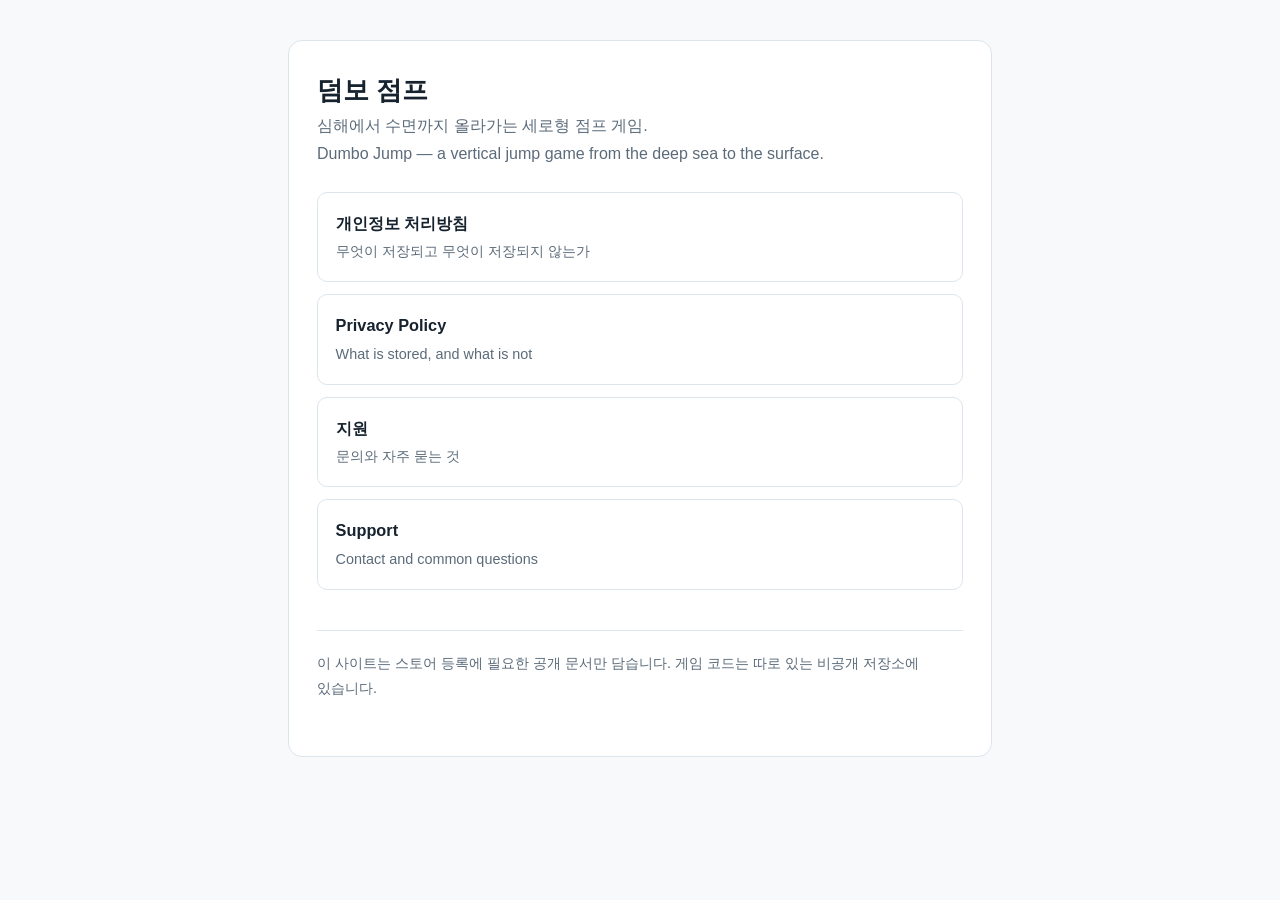
<file: index.html>
<!doctype html>
<html lang="ko">
<head>
<meta charset="utf-8">
<meta name="viewport" content="width=device-width, initial-scale=1">
<title>덤보 점프</title>
<link rel="stylesheet" href="style.css">
</head>
<body>
<main>
  <h1>덤보 점프</h1>
  <p class="lede">심해에서 수면까지 올라가는 세로형 점프 게임.<br>
  Dumbo Jump — a vertical jump game from the deep sea to the surface.</p>

  <div class="cards">
    <a class="card" href="privacy/"><b>개인정보 처리방침</b><span>무엇이 저장되고 무엇이 저장되지 않는가</span></a>
    <a class="card" href="privacy/en/"><b>Privacy Policy</b><span>What is stored, and what is not</span></a>
    <a class="card" href="support/"><b>지원</b><span>문의와 자주 묻는 것</span></a>
    <a class="card" href="support/en/"><b>Support</b><span>Contact and common questions</span></a>
  </div>

  <p class="note">이 사이트는 스토어 등록에 필요한 공개 문서만 담습니다.
  게임 코드는 따로 있는 비공개 저장소에 있습니다.</p>
</main>
</body>
</html>
</file>
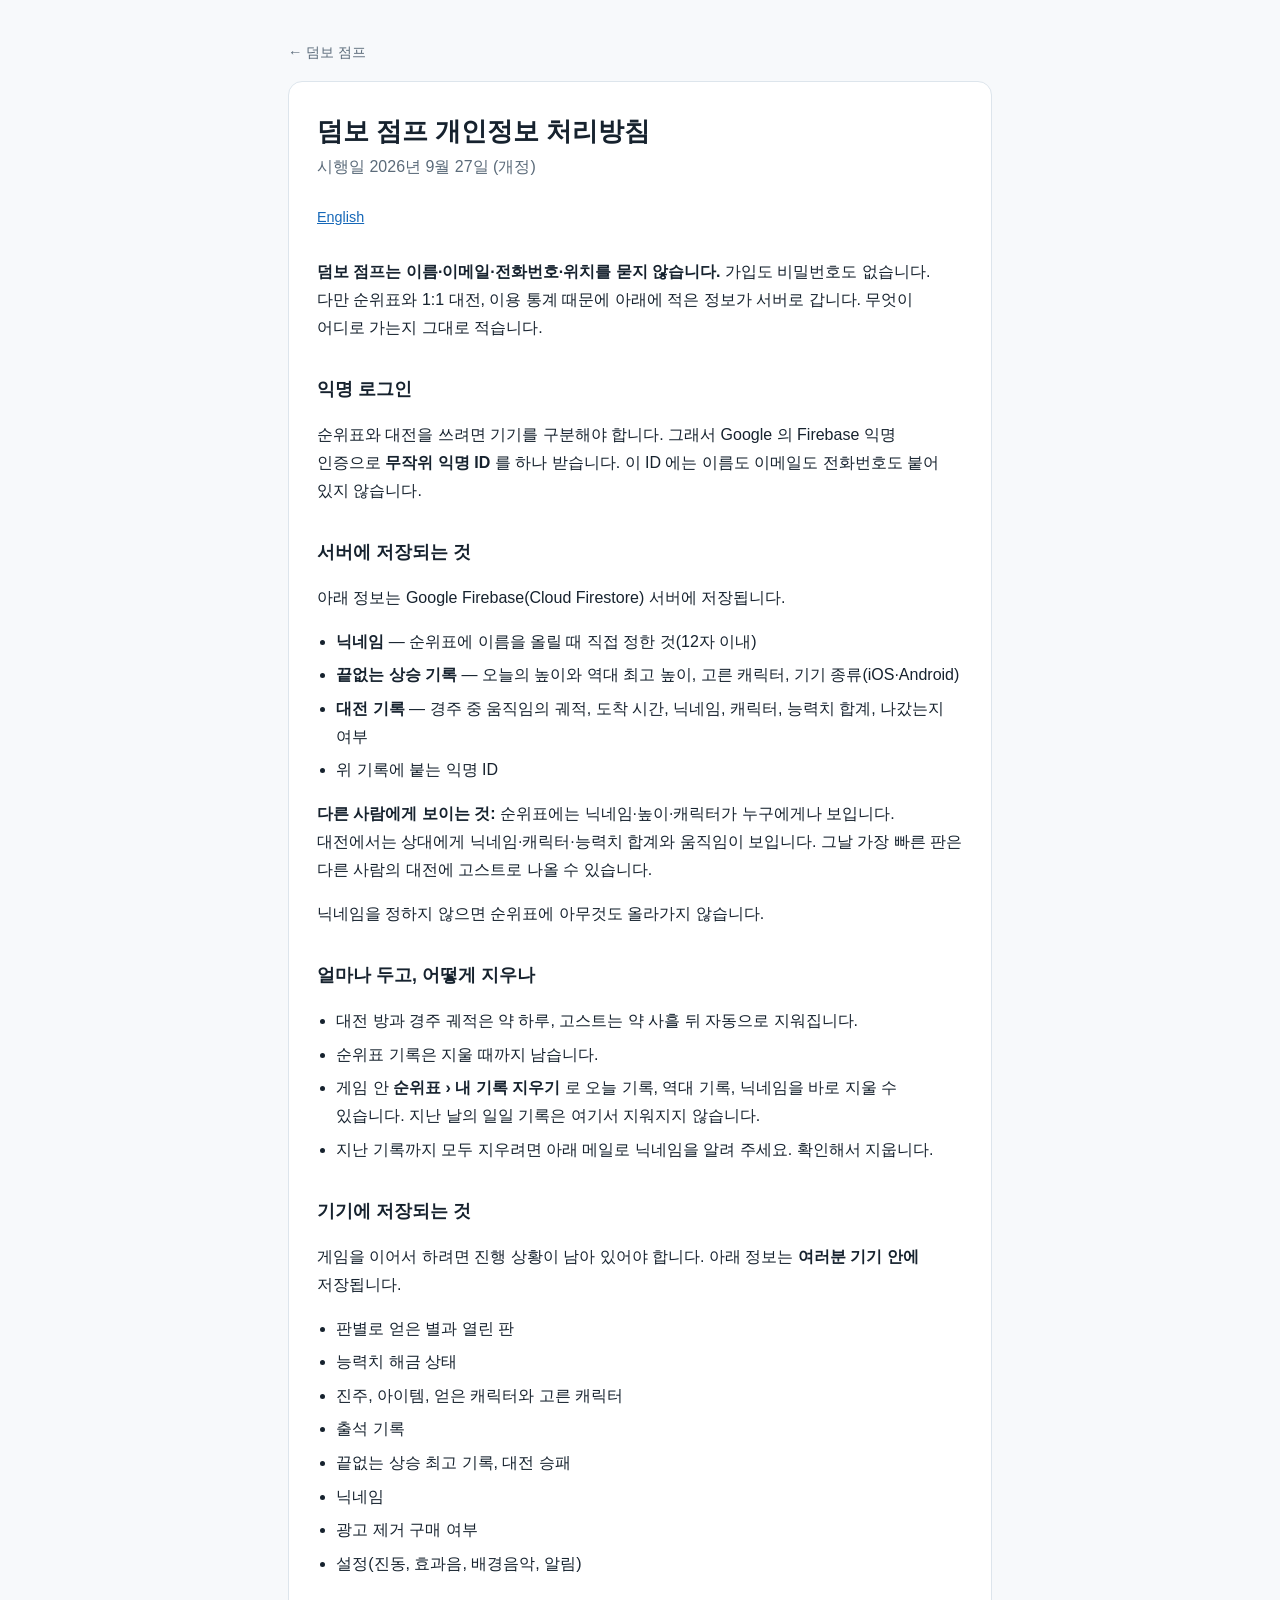
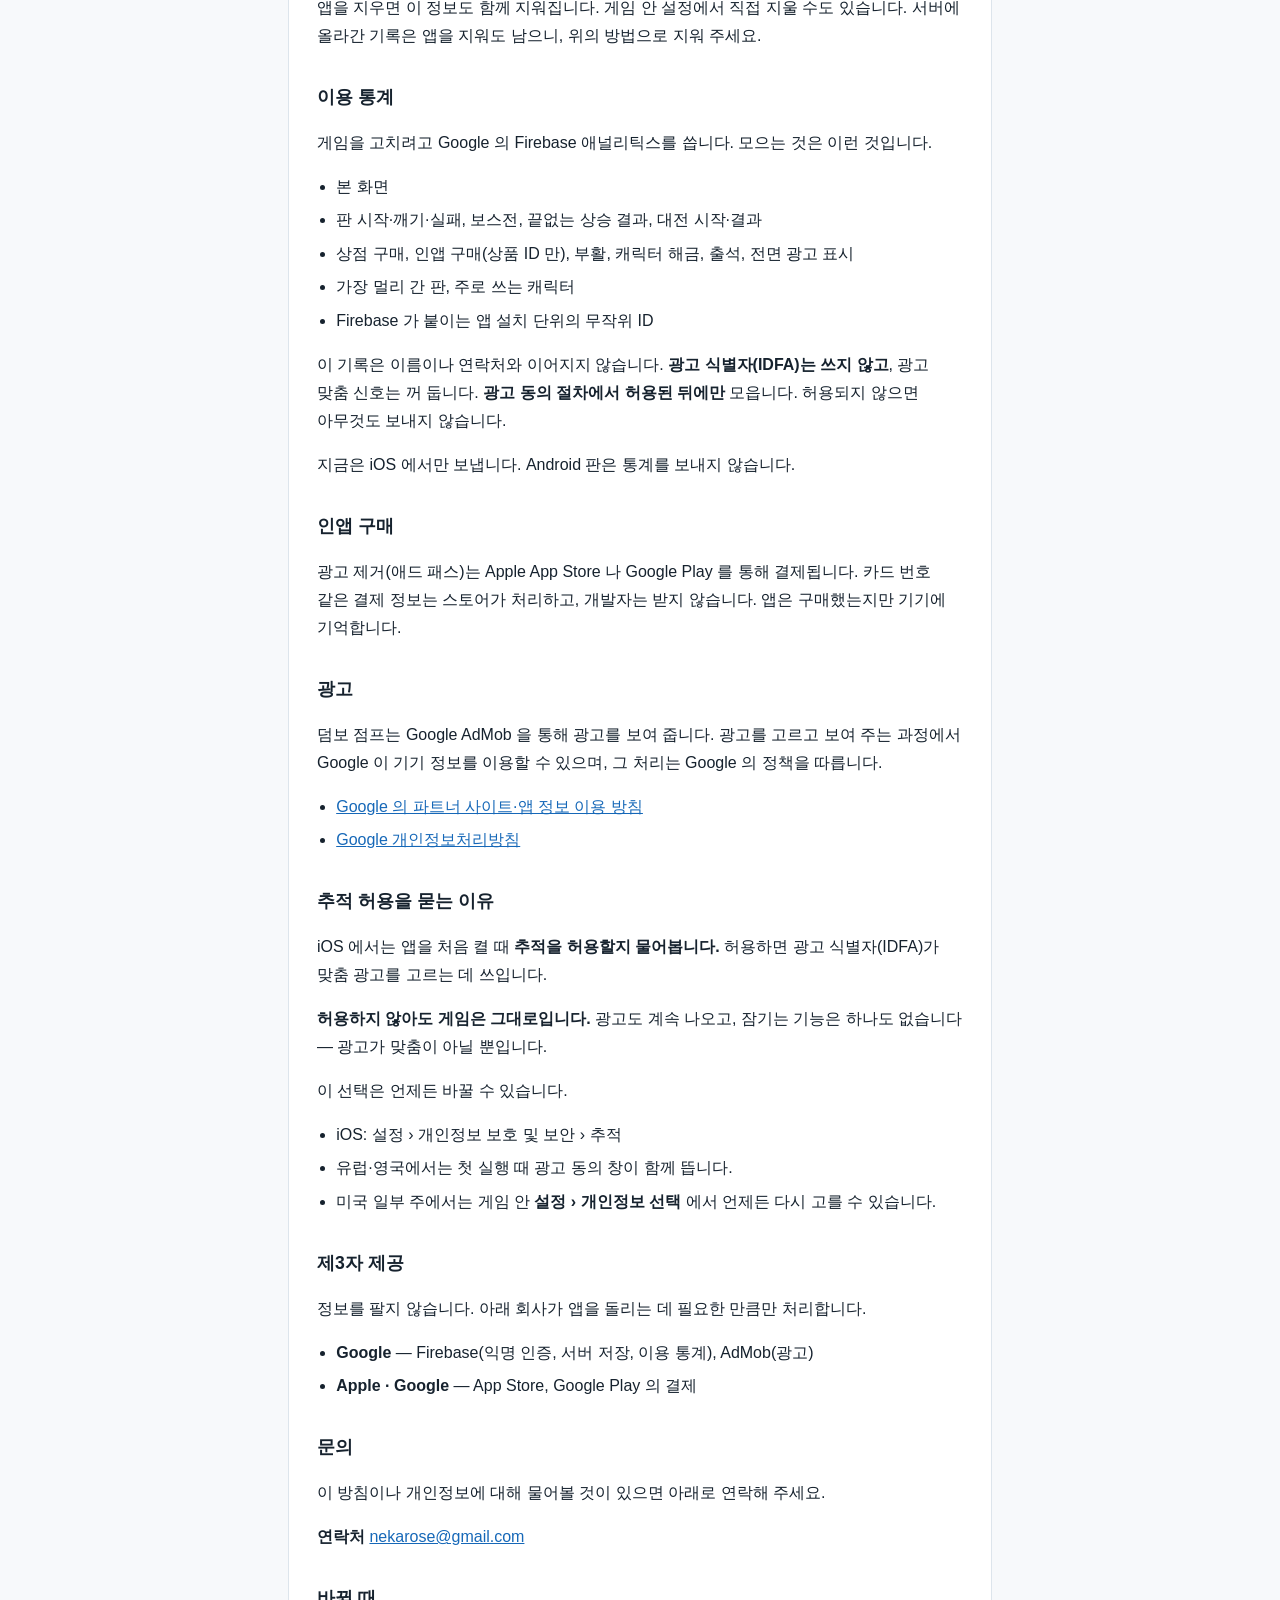
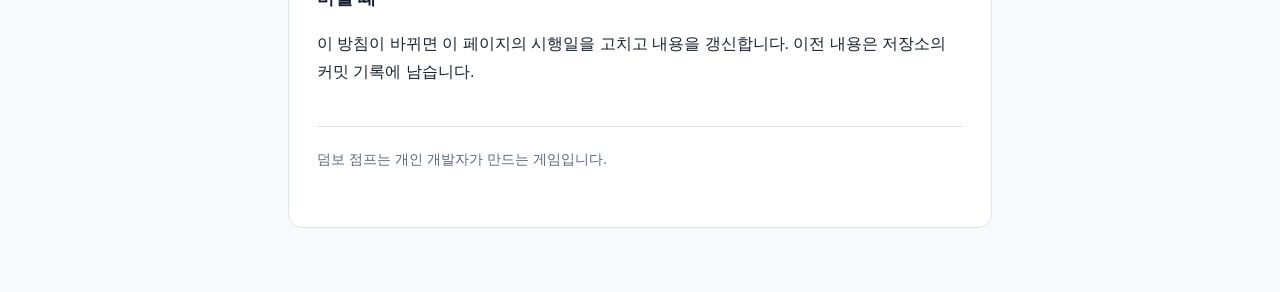
<file: privacy/index.html>
<!doctype html>
<html lang="ko">
<head>
<meta charset="utf-8">
<meta name="viewport" content="width=device-width, initial-scale=1">
<title>덤보 점프 개인정보 처리방침</title>
<link rel="stylesheet" href="../style.css">
</head>
<body>
<nav class="home"><a href="../">← 덤보 점프</a></nav>
<main>
  <h1>덤보 점프 개인정보 처리방침</h1>
  <p class="lede">시행일 2026년 9월 27일 (개정)</p>
  <p class="lang"><a href="en/">English</a></p>

  <p><b>덤보 점프는 이름·이메일·전화번호·위치를 묻지 않습니다.</b> 가입도
  비밀번호도 없습니다. 다만 순위표와 1:1 대전, 이용 통계 때문에 아래에 적은
  정보가 서버로 갑니다. 무엇이 어디로 가는지 그대로 적습니다.</p>

  <h2>익명 로그인</h2>
  <p>순위표와 대전을 쓰려면 기기를 구분해야 합니다. 그래서 Google 의
  Firebase 익명 인증으로 <b>무작위 익명 ID</b> 를 하나 받습니다. 이 ID 에는
  이름도 이메일도 전화번호도 붙어 있지 않습니다.</p>

  <h2>서버에 저장되는 것</h2>
  <p>아래 정보는 Google Firebase(Cloud Firestore) 서버에 저장됩니다.</p>
  <ul>
    <li><b>닉네임</b> — 순위표에 이름을 올릴 때 직접 정한 것(12자 이내)</li>
    <li><b>끝없는 상승 기록</b> — 오늘의 높이와 역대 최고 높이, 고른 캐릭터,
    기기 종류(iOS·Android)</li>
    <li><b>대전 기록</b> — 경주 중 움직임의 궤적, 도착 시간, 닉네임, 캐릭터,
    능력치 합계, 나갔는지 여부</li>
    <li>위 기록에 붙는 익명 ID</li>
  </ul>
  <p><b>다른 사람에게 보이는 것:</b> 순위표에는 닉네임·높이·캐릭터가 누구에게나
  보입니다. 대전에서는 상대에게 닉네임·캐릭터·능력치 합계와 움직임이
  보입니다. 그날 가장 빠른 판은 다른 사람의 대전에 고스트로 나올 수
  있습니다.</p>
  <p>닉네임을 정하지 않으면 순위표에 아무것도 올라가지 않습니다.</p>

  <h2>얼마나 두고, 어떻게 지우나</h2>
  <ul>
    <li>대전 방과 경주 궤적은 약 하루, 고스트는 약 사흘 뒤 자동으로
    지워집니다.</li>
    <li>순위표 기록은 지울 때까지 남습니다.</li>
    <li>게임 안 <b>순위표 › 내 기록 지우기</b> 로 오늘 기록, 역대 기록,
    닉네임을 바로 지울 수 있습니다. 지난 날의 일일 기록은 여기서 지워지지
    않습니다.</li>
    <li>지난 기록까지 모두 지우려면 아래 메일로 닉네임을 알려 주세요.
    확인해서 지웁니다.</li>
  </ul>

  <h2>기기에 저장되는 것</h2>
  <p>게임을 이어서 하려면 진행 상황이 남아 있어야 합니다. 아래 정보는
  <b>여러분 기기 안에</b> 저장됩니다.</p>
  <ul>
    <li>판별로 얻은 별과 열린 판</li>
    <li>능력치 해금 상태</li>
    <li>진주, 아이템, 얻은 캐릭터와 고른 캐릭터</li>
    <li>출석 기록</li>
    <li>끝없는 상승 최고 기록, 대전 승패</li>
    <li>닉네임</li>
    <li>광고 제거 구매 여부</li>
    <li>설정(진동, 효과음, 배경음악, 알림)</li>
  </ul>
  <p>앱을 지우면 이 정보도 함께 지워집니다. 게임 안 설정에서 직접 지울
  수도 있습니다. 서버에 올라간 기록은 앱을 지워도 남으니, 위의
  방법으로 지워 주세요.</p>

  <h2>이용 통계</h2>
  <p>게임을 고치려고 Google 의 Firebase 애널리틱스를 씁니다. 모으는 것은
  이런 것입니다.</p>
  <ul>
    <li>본 화면</li>
    <li>판 시작·깨기·실패, 보스전, 끝없는 상승 결과, 대전 시작·결과</li>
    <li>상점 구매, 인앱 구매(상품 ID 만), 부활, 캐릭터 해금, 출석, 전면 광고 표시</li>
    <li>가장 멀리 간 판, 주로 쓰는 캐릭터</li>
    <li>Firebase 가 붙이는 앱 설치 단위의 무작위 ID</li>
  </ul>
  <p>이 기록은 이름이나 연락처와 이어지지 않습니다. <b>광고 식별자(IDFA)는
  쓰지 않고</b>, 광고 맞춤 신호는 꺼 둡니다. <b>광고 동의 절차에서 허용된
  뒤에만</b> 모읍니다. 허용되지 않으면 아무것도 보내지 않습니다.</p>
  <p>지금은 iOS 에서만 보냅니다. Android 판은 통계를 보내지 않습니다.</p>

  <h2>인앱 구매</h2>
  <p>광고 제거(애드 패스)는 Apple App Store 나 Google Play 를 통해
  결제됩니다. 카드 번호 같은 결제 정보는 스토어가 처리하고, 개발자는 받지
  않습니다. 앱은 구매했는지만 기기에 기억합니다.</p>

  <h2>광고</h2>
  <p>덤보 점프는 Google AdMob 을 통해 광고를 보여 줍니다. 광고를 고르고
  보여 주는 과정에서 Google 이 기기 정보를 이용할 수 있으며, 그 처리는
  Google 의 정책을 따릅니다.</p>
  <ul>
    <li><a href="https://policies.google.com/technologies/partner-sites" rel="noopener">Google 의 파트너 사이트·앱 정보 이용 방침</a></li>
    <li><a href="https://policies.google.com/privacy" rel="noopener">Google 개인정보처리방침</a></li>
  </ul>
  <h2>추적 허용을 묻는 이유</h2>
  <p>iOS 에서는 앱을 처음 켤 때 <b>추적을 허용할지 물어봅니다.</b> 허용하면
  광고 식별자(IDFA)가 맞춤 광고를 고르는 데 쓰입니다.</p>
  <p><b>허용하지 않아도 게임은 그대로입니다.</b> 광고도 계속 나오고,
  잠기는 기능은 하나도 없습니다 — 광고가 맞춤이 아닐 뿐입니다.</p>
  <p>이 선택은 언제든 바꿀 수 있습니다.</p>
  <ul>
    <li>iOS: 설정 › 개인정보 보호 및 보안 › 추적</li>
    <li>유럽·영국에서는 첫 실행 때 광고 동의 창이 함께 뜹니다.</li>
    <li>미국 일부 주에서는 게임 안 <b>설정 › 개인정보 선택</b> 에서 언제든
    다시 고를 수 있습니다.</li>
  </ul>

  <h2>제3자 제공</h2>
  <p>정보를 팔지 않습니다. 아래 회사가 앱을 돌리는 데 필요한 만큼만
  처리합니다.</p>
  <ul>
    <li><b>Google</b> — Firebase(익명 인증, 서버 저장, 이용 통계), AdMob(광고)</li>
    <li><b>Apple · Google</b> — App Store, Google Play 의 결제</li>
  </ul>

  <h2>문의</h2>
  <p>이 방침이나 개인정보에 대해 물어볼 것이 있으면 아래로 연락해
  주세요.</p>
  <p><b>연락처</b> <a href="mailto:nekarose@gmail.com">nekarose@gmail.com</a></p>

  <h2>바뀔 때</h2>
  <p>이 방침이 바뀌면 이 페이지의 시행일을 고치고 내용을 갱신합니다.
  이전 내용은 저장소의 커밋 기록에 남습니다.</p>

  <p class="note">덤보 점프는 개인 개발자가 만드는 게임입니다.</p>
</main>
</body>
</html>
</file>
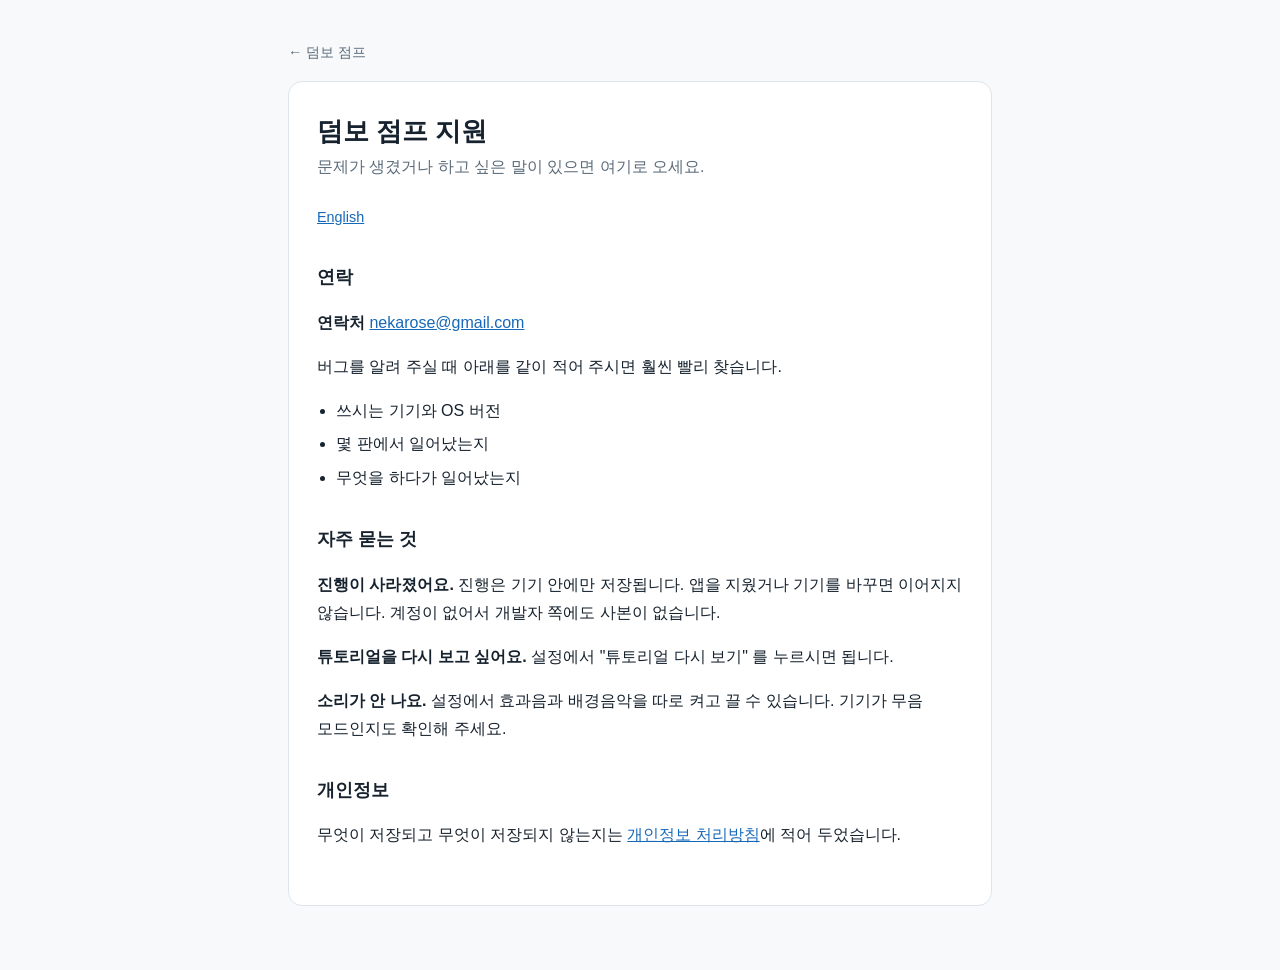
<file: support/index.html>
<!doctype html>
<html lang="ko">
<head>
<meta charset="utf-8">
<meta name="viewport" content="width=device-width, initial-scale=1">
<title>덤보 점프 지원</title>
<link rel="stylesheet" href="../style.css">
</head>
<body>
<nav class="home"><a href="../">← 덤보 점프</a></nav>
<main>
  <h1>덤보 점프 지원</h1>
  <p class="lede">문제가 생겼거나 하고 싶은 말이 있으면 여기로 오세요.</p>
  <p class="lang"><a href="en/">English</a></p>

  <h2>연락</h2>
  <p><b>연락처</b> <a href="mailto:nekarose@gmail.com">nekarose@gmail.com</a></p>
  <p>버그를 알려 주실 때 아래를 같이 적어 주시면 훨씬 빨리 찾습니다.</p>
  <ul>
    <li>쓰시는 기기와 OS 버전</li>
    <li>몇 판에서 일어났는지</li>
    <li>무엇을 하다가 일어났는지</li>
  </ul>

  <h2>자주 묻는 것</h2>
  <p><b>진행이 사라졌어요.</b> 진행은 기기 안에만 저장됩니다. 앱을 지웠거나
  기기를 바꾸면 이어지지 않습니다. 계정이 없어서 개발자 쪽에도 사본이
  없습니다.</p>
  <p><b>튜토리얼을 다시 보고 싶어요.</b> 설정에서 "튜토리얼 다시 보기" 를
  누르시면 됩니다.</p>
  <p><b>소리가 안 나요.</b> 설정에서 효과음과 배경음악을 따로 켜고 끌 수
  있습니다. 기기가 무음 모드인지도 확인해 주세요.</p>

  <h2>개인정보</h2>
  <p>무엇이 저장되고 무엇이 저장되지 않는지는 <a href="../privacy/">개인정보
  처리방침</a>에 적어 두었습니다.</p>
</main>
</body>
</html>
</file>
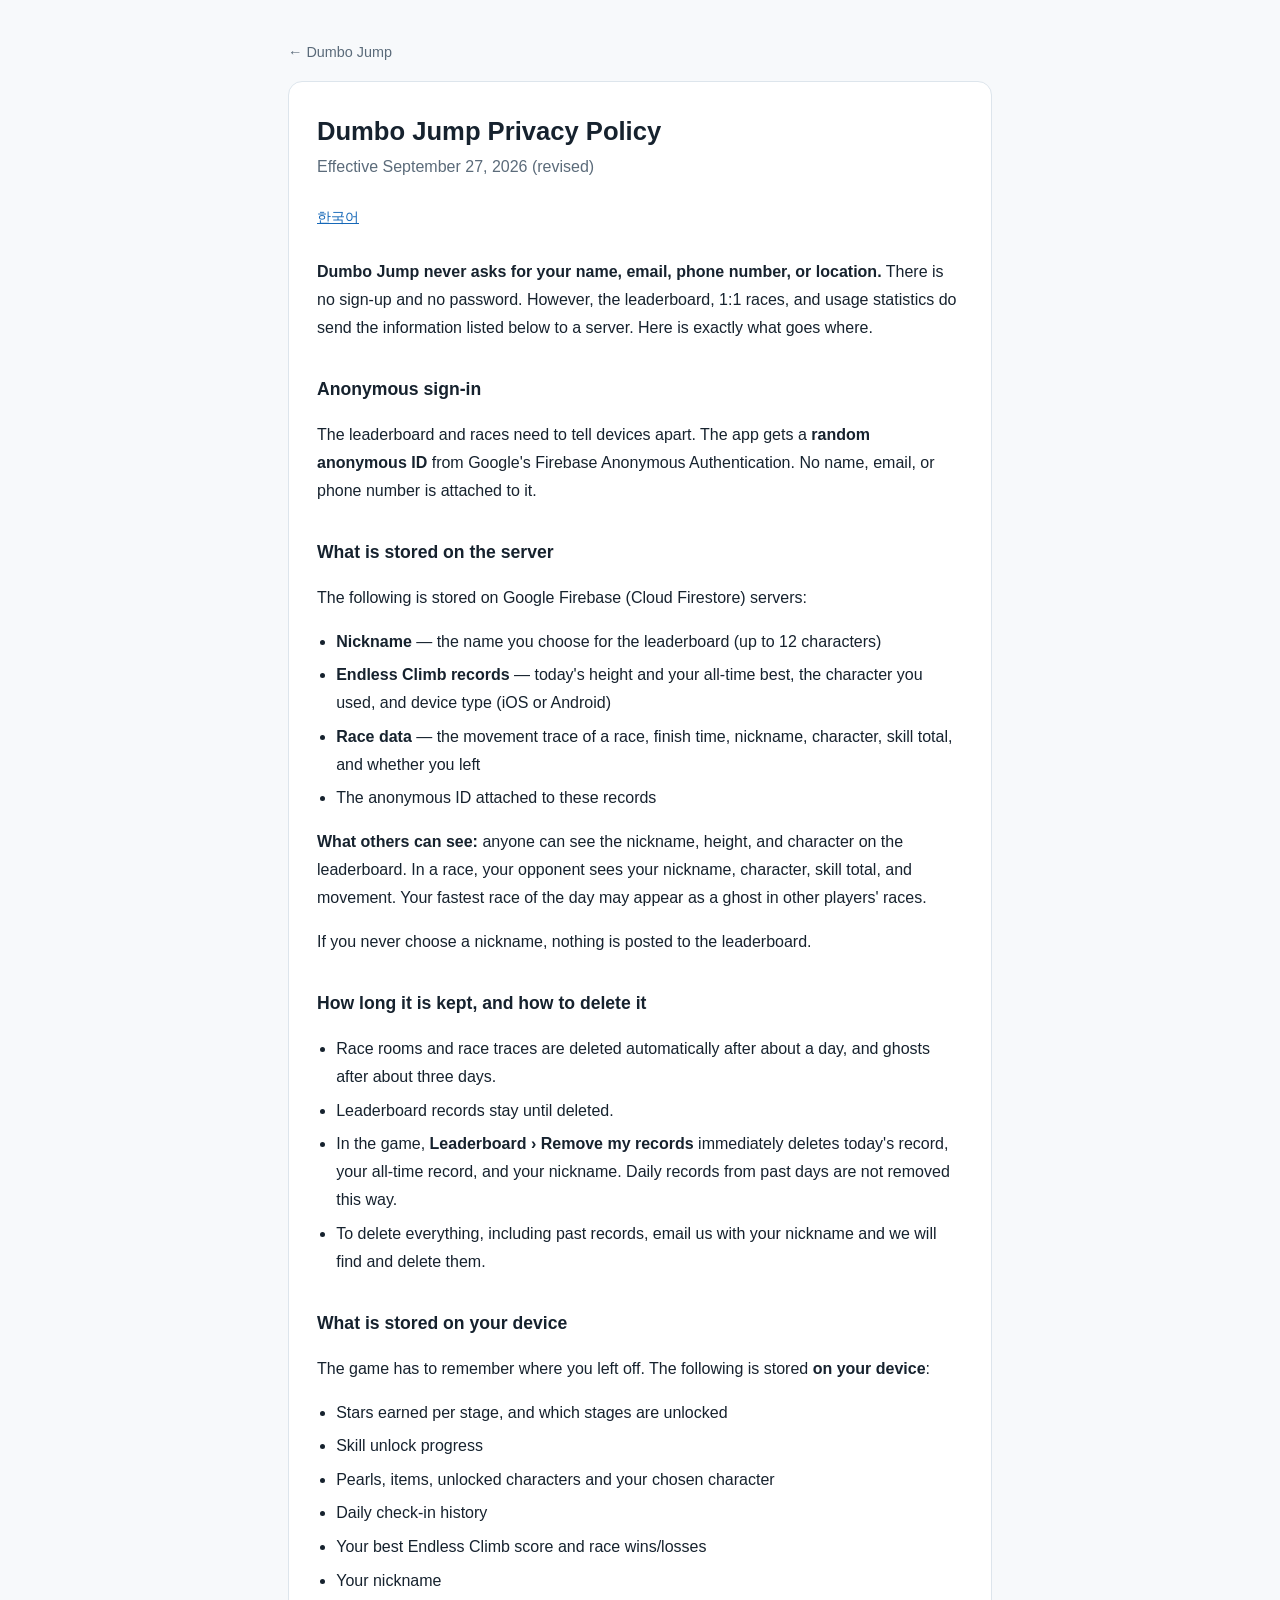
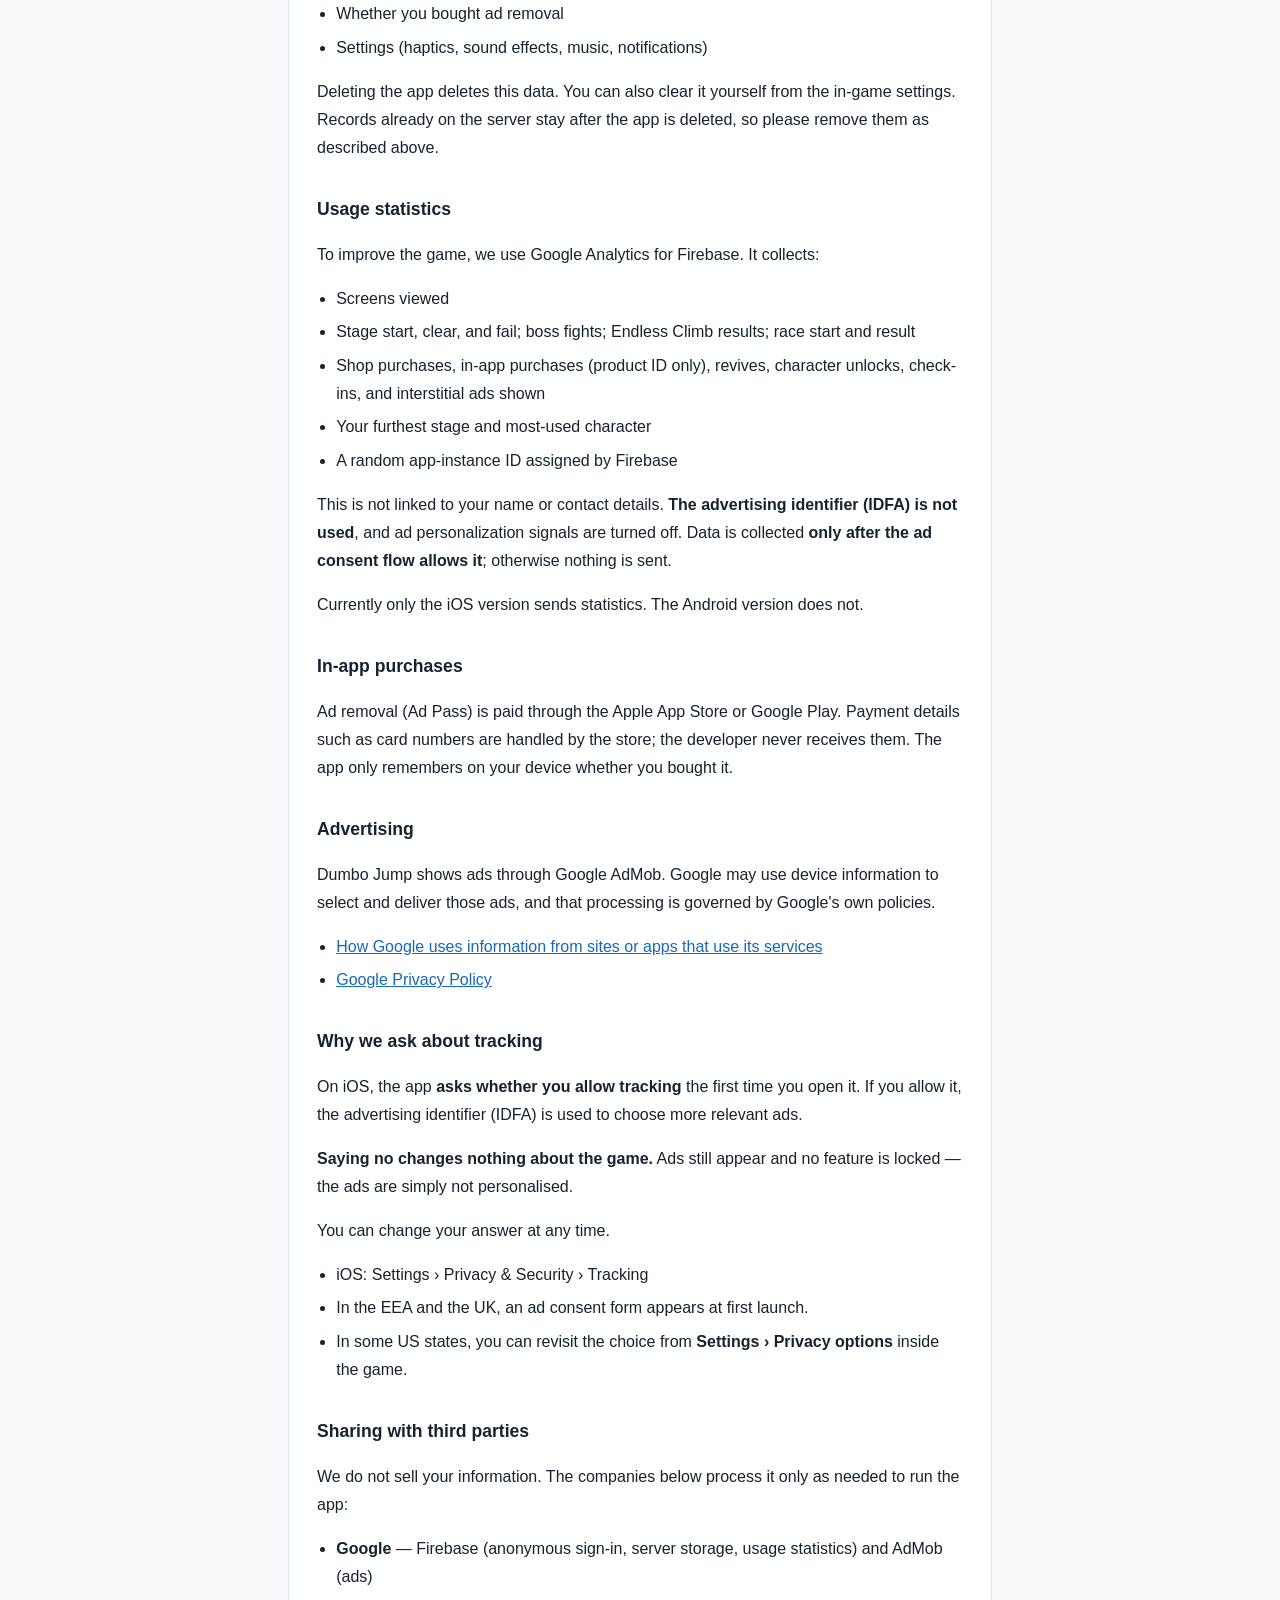
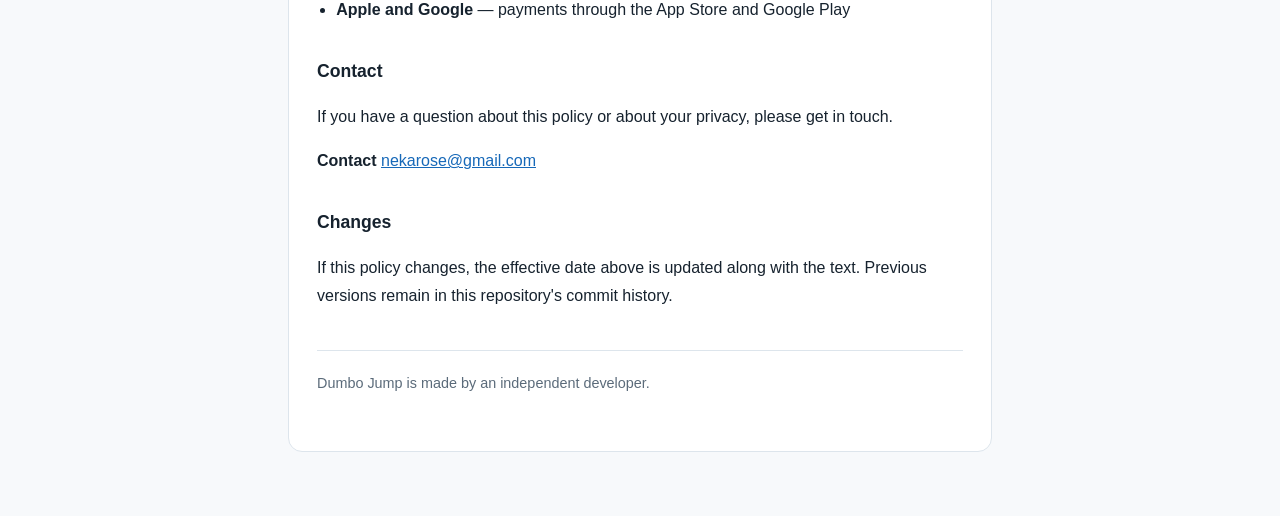
<file: privacy/en/index.html>
<!doctype html>
<html lang="en">
<head>
<meta charset="utf-8">
<meta name="viewport" content="width=device-width, initial-scale=1">
<title>Dumbo Jump Privacy Policy</title>
<link rel="stylesheet" href="../../style.css">
</head>
<body>
<nav class="home"><a href="../../">← Dumbo Jump</a></nav>
<main>
  <h1>Dumbo Jump Privacy Policy</h1>
  <p class="lede">Effective September 27, 2026 (revised)</p>
  <p class="lang"><a href="../">한국어</a></p>

  <p><b>Dumbo Jump never asks for your name, email, phone number, or
  location.</b> There is no sign-up and no password. However, the
  leaderboard, 1:1 races, and usage statistics do send the information
  listed below to a server. Here is exactly what goes where.</p>

  <h2>Anonymous sign-in</h2>
  <p>The leaderboard and races need to tell devices apart. The app gets a
  <b>random anonymous ID</b> from Google's Firebase Anonymous
  Authentication. No name, email, or phone number is attached to it.</p>

  <h2>What is stored on the server</h2>
  <p>The following is stored on Google Firebase (Cloud Firestore) servers:</p>
  <ul>
    <li><b>Nickname</b> — the name you choose for the leaderboard (up to 12
    characters)</li>
    <li><b>Endless Climb records</b> — today's height and your all-time best,
    the character you used, and device type (iOS or Android)</li>
    <li><b>Race data</b> — the movement trace of a race, finish time,
    nickname, character, skill total, and whether you left</li>
    <li>The anonymous ID attached to these records</li>
  </ul>
  <p><b>What others can see:</b> anyone can see the nickname, height, and
  character on the leaderboard. In a race, your opponent sees your nickname,
  character, skill total, and movement. Your fastest race of the day may
  appear as a ghost in other players' races.</p>
  <p>If you never choose a nickname, nothing is posted to the leaderboard.</p>

  <h2>How long it is kept, and how to delete it</h2>
  <ul>
    <li>Race rooms and race traces are deleted automatically after about a
    day, and ghosts after about three days.</li>
    <li>Leaderboard records stay until deleted.</li>
    <li>In the game, <b>Leaderboard › Remove my records</b> immediately deletes
    today's record, your all-time record, and your nickname. Daily records
    from past days are not removed this way.</li>
    <li>To delete everything, including past records, email us with your
    nickname and we will find and delete them.</li>
  </ul>

  <h2>What is stored on your device</h2>
  <p>The game has to remember where you left off. The following is stored
  <b>on your device</b>:</p>
  <ul>
    <li>Stars earned per stage, and which stages are unlocked</li>
    <li>Skill unlock progress</li>
    <li>Pearls, items, unlocked characters and your chosen character</li>
    <li>Daily check-in history</li>
    <li>Your best Endless Climb score and race wins/losses</li>
    <li>Your nickname</li>
    <li>Whether you bought ad removal</li>
    <li>Settings (haptics, sound effects, music, notifications)</li>
  </ul>
  <p>Deleting the app deletes this data. You can also clear it yourself
  from the in-game settings. Records already on the server stay after the
  app is deleted, so please remove them as described above.</p>

  <h2>Usage statistics</h2>
  <p>To improve the game, we use Google Analytics for Firebase. It collects:</p>
  <ul>
    <li>Screens viewed</li>
    <li>Stage start, clear, and fail; boss fights; Endless Climb results;
    race start and result</li>
    <li>Shop purchases, in-app purchases (product ID only), revives,
    character unlocks, check-ins, and interstitial ads shown</li>
    <li>Your furthest stage and most-used character</li>
    <li>A random app-instance ID assigned by Firebase</li>
  </ul>
  <p>This is not linked to your name or contact details. <b>The advertising
  identifier (IDFA) is not used</b>, and ad personalization signals are
  turned off. Data is collected <b>only after the ad consent flow allows
  it</b>; otherwise nothing is sent.</p>
  <p>Currently only the iOS version sends statistics. The Android version
  does not.</p>

  <h2>In-app purchases</h2>
  <p>Ad removal (Ad Pass) is paid through the Apple App Store or Google
  Play. Payment details such as card numbers are handled by the store; the
  developer never receives them. The app only remembers on your device
  whether you bought it.</p>

  <h2>Advertising</h2>
  <p>Dumbo Jump shows ads through Google AdMob. Google may use device
  information to select and deliver those ads, and that processing is
  governed by Google's own policies.</p>
  <ul>
    <li><a href="https://policies.google.com/technologies/partner-sites" rel="noopener">How Google uses information from sites or apps that use its services</a></li>
    <li><a href="https://policies.google.com/privacy" rel="noopener">Google Privacy Policy</a></li>
  </ul>
  <h2>Why we ask about tracking</h2>
  <p>On iOS, the app <b>asks whether you allow tracking</b> the first time you
  open it. If you allow it, the advertising identifier (IDFA) is used to
  choose more relevant ads.</p>
  <p><b>Saying no changes nothing about the game.</b> Ads still appear and no
  feature is locked — the ads are simply not personalised.</p>
  <p>You can change your answer at any time.</p>
  <ul>
    <li>iOS: Settings › Privacy &amp; Security › Tracking</li>
    <li>In the EEA and the UK, an ad consent form appears at first launch.</li>
    <li>In some US states, you can revisit the choice from
    <b>Settings › Privacy options</b> inside the game.</li>
  </ul>

  <h2>Sharing with third parties</h2>
  <p>We do not sell your information. The companies below process it only
  as needed to run the app:</p>
  <ul>
    <li><b>Google</b> — Firebase (anonymous sign-in, server storage, usage
    statistics) and AdMob (ads)</li>
    <li><b>Apple and Google</b> — payments through the App Store and Google Play</li>
  </ul>

  <h2>Contact</h2>
  <p>If you have a question about this policy or about your privacy,
  please get in touch.</p>
  <p><b>Contact</b> <a href="mailto:nekarose@gmail.com">nekarose@gmail.com</a></p>

  <h2>Changes</h2>
  <p>If this policy changes, the effective date above is updated along
  with the text. Previous versions remain in this repository's commit
  history.</p>

  <p class="note">Dumbo Jump is made by an independent developer.</p>
</main>
</body>
</html>
</file>
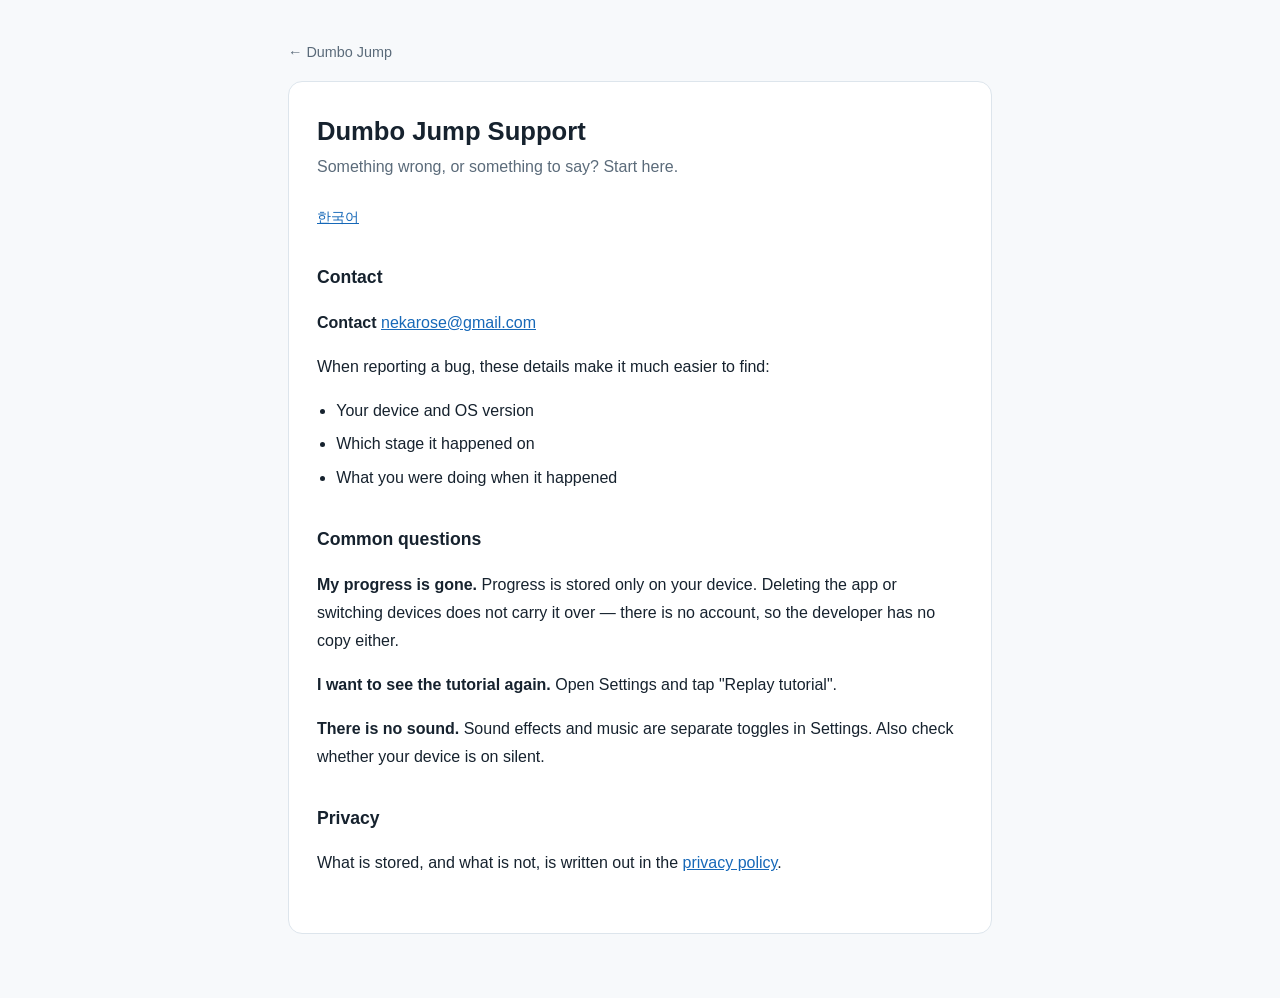
<file: support/en/index.html>
<!doctype html>
<html lang="en">
<head>
<meta charset="utf-8">
<meta name="viewport" content="width=device-width, initial-scale=1">
<title>Dumbo Jump Support</title>
<link rel="stylesheet" href="../../style.css">
</head>
<body>
<nav class="home"><a href="../../">← Dumbo Jump</a></nav>
<main>
  <h1>Dumbo Jump Support</h1>
  <p class="lede">Something wrong, or something to say? Start here.</p>
  <p class="lang"><a href="../">한국어</a></p>

  <h2>Contact</h2>
  <p><b>Contact</b> <a href="mailto:nekarose@gmail.com">nekarose@gmail.com</a></p>
  <p>When reporting a bug, these details make it much easier to find:</p>
  <ul>
    <li>Your device and OS version</li>
    <li>Which stage it happened on</li>
    <li>What you were doing when it happened</li>
  </ul>

  <h2>Common questions</h2>
  <p><b>My progress is gone.</b> Progress is stored only on your device.
  Deleting the app or switching devices does not carry it over — there is
  no account, so the developer has no copy either.</p>
  <p><b>I want to see the tutorial again.</b> Open Settings and tap
  "Replay tutorial".</p>
  <p><b>There is no sound.</b> Sound effects and music are separate
  toggles in Settings. Also check whether your device is on silent.</p>

  <h2>Privacy</h2>
  <p>What is stored, and what is not, is written out in the
  <a href="../../privacy/en/">privacy policy</a>.</p>
</main>
</body>
</html>
</file>
<file: style.css>
/* 법적 고지 페이지다. 읽히는 것이 전부고 꾸밀 이유가 없다 —
   글자 크기와 줄 간격만 넉넉히 두고, 어두운 화면에서도 눈이 안 아프게 한다. */

:root {
  --bg: #f7f9fb;
  --panel: #ffffff;
  --ink: #16222e;
  --muted: #5b6b7a;
  --line: #dde5ec;
  --link: #1668b8;
}

@media (prefers-color-scheme: dark) {
  :root {
    --bg: #0e1720;
    --panel: #16222e;
    --ink: #e6edf3;
    --muted: #9fb0bf;
    --line: #26364a;
    --link: #6fb6f5;
  }
}

* { box-sizing: border-box; }

body {
  margin: 0;
  padding: 2.5rem 1.25rem 4rem;
  background: var(--bg);
  color: var(--ink);
  font: 16px/1.75 -apple-system, BlinkMacSystemFont, "Segoe UI",
    "Apple SD Gothic Neo", "Noto Sans KR", Roboto, sans-serif;
  word-break: keep-all;
}

main {
  max-width: 44rem;
  margin: 0 auto;
  background: var(--panel);
  border: 1px solid var(--line);
  border-radius: 14px;
  padding: 2rem 1.75rem 2.5rem;
}

h1 { font-size: 1.6rem; margin: 0 0 0.25rem; line-height: 1.35; }
h2 { font-size: 1.1rem; margin: 2rem 0 0.5rem; }
p, li { color: var(--ink); }
ul { padding-left: 1.2rem; }
li { margin: 0.35rem 0; }
a { color: var(--link); }

.lede { color: var(--muted); margin: 0 0 1.5rem; }
.meta { color: var(--muted); font-size: 0.9rem; }
.lang { margin: 0 0 1.75rem; font-size: 0.9rem; }
.note {
  margin-top: 2.5rem;
  padding-top: 1.25rem;
  border-top: 1px solid var(--line);
  color: var(--muted);
  font-size: 0.9rem;
}

nav.home { max-width: 44rem; margin: 0 auto 1rem; font-size: 0.9rem; }
nav.home a { color: var(--muted); text-decoration: none; }
nav.home a:hover { text-decoration: underline; }

.cards { display: grid; gap: 0.75rem; margin-top: 1.5rem; }
.card {
  display: block;
  padding: 1rem 1.1rem;
  border: 1px solid var(--line);
  border-radius: 10px;
  text-decoration: none;
  color: var(--ink);
}
.card:hover { border-color: var(--link); }
.card b { display: block; font-size: 1.02rem; }
.card span { color: var(--muted); font-size: 0.9rem; }
</file>
